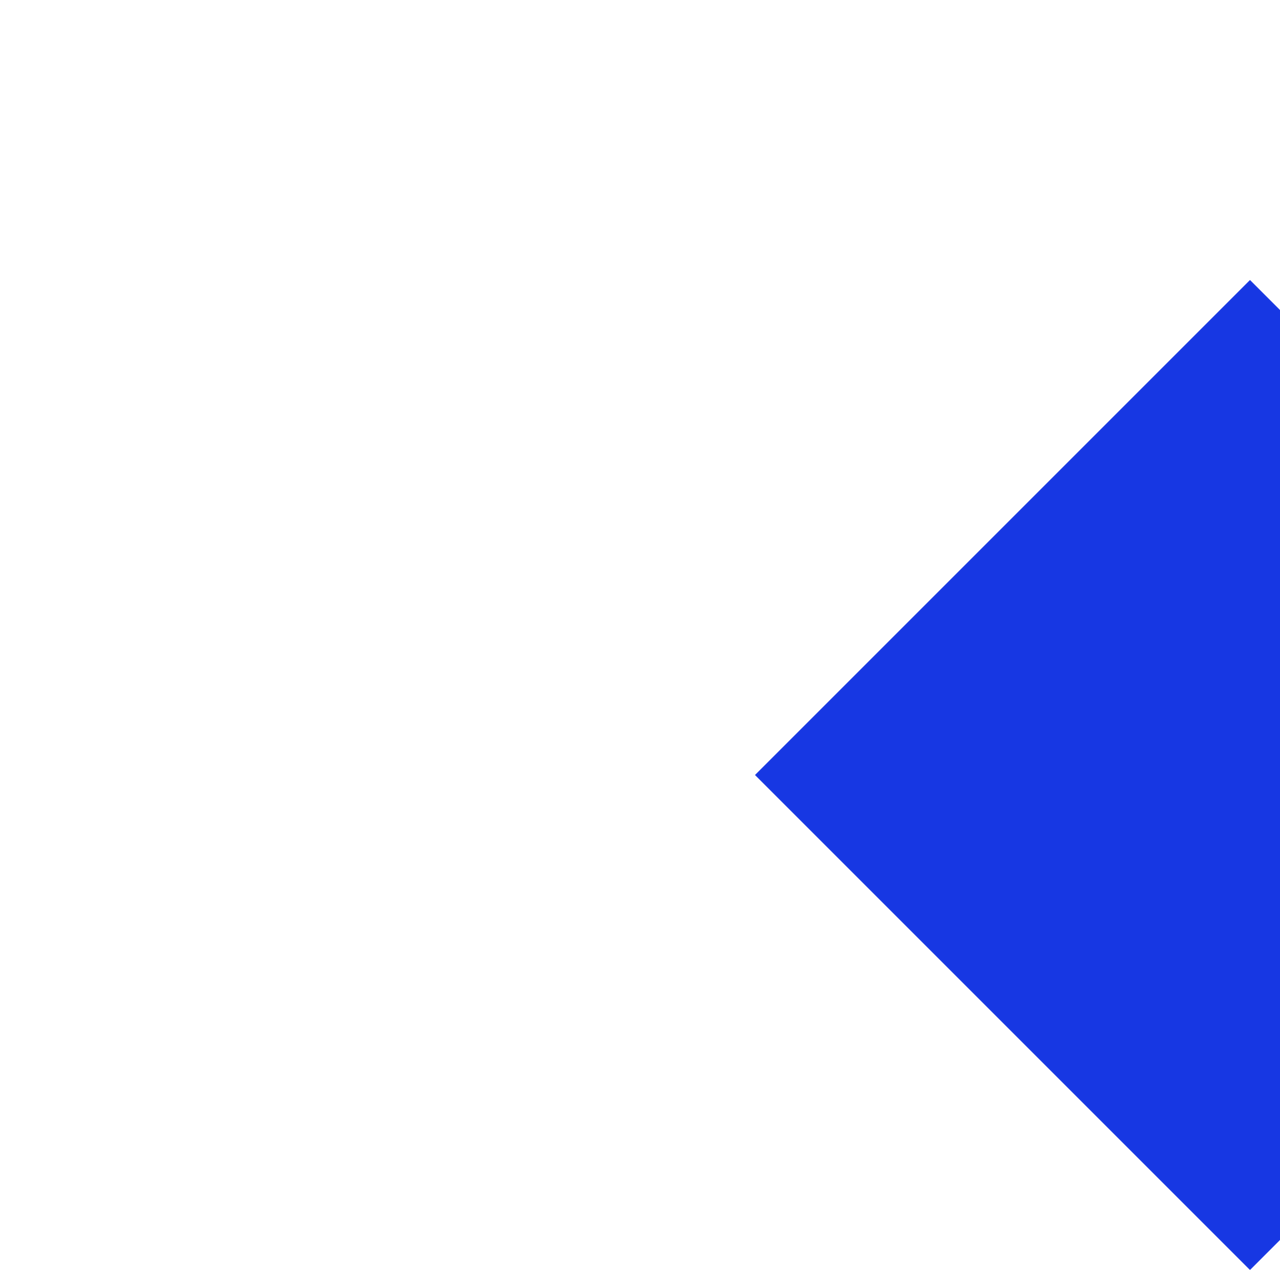
<file: index.html>
<!DOCTYPE html>
<html lang="en">
<head>
    <meta charset="UTF-8">
    <meta name="viewport" content="width=device-width, initial-scale=1.0">
    <title>Shop</title>
    <link href='https://unpkg.com/boxicons@2.1.4/css/boxicons.min.css' rel='stylesheet'>
    <link href="https://fonts.googleapis.com/css2?family=Poppins:wght@200&family=Press+Start+2P&display=swap" rel="stylesheet">
    <link rel="stylesheet" href="style.css">
</head>
<body>
    <header class="header">
        <h1 class="logo">AK Shop</h1>

        <nav class="navbar">
            <a href="index.html">Main</a>
            <a href="shop.html">Shop</a>
            <a href="contact.html">Contact</a>
        </nav>

                <div class="discord">
            <a target="_blank" href="discord.html"><i class='bx bxl-discord-alt'></i></a>
        </div>

    </header>

    <section class="home">

        <div class="home-content">
            <h1>AK Shop</h1>
            <h3>The Cheapest Online Shop</h3>
            <p>
                Welcome to AK Shop, your go-to online store for chips, drinks, and candy at great prices. Discover a wide selection of delicious treats and satisfy your cravings with just a few clicks. Shop now and enjoy convenient and secure shopping with us!</p>
                <a href="shop.html" class="btn">Shop Now</a>
        </div>

        <div class="square"></div>

    </section>


</body>

</html>
</file>
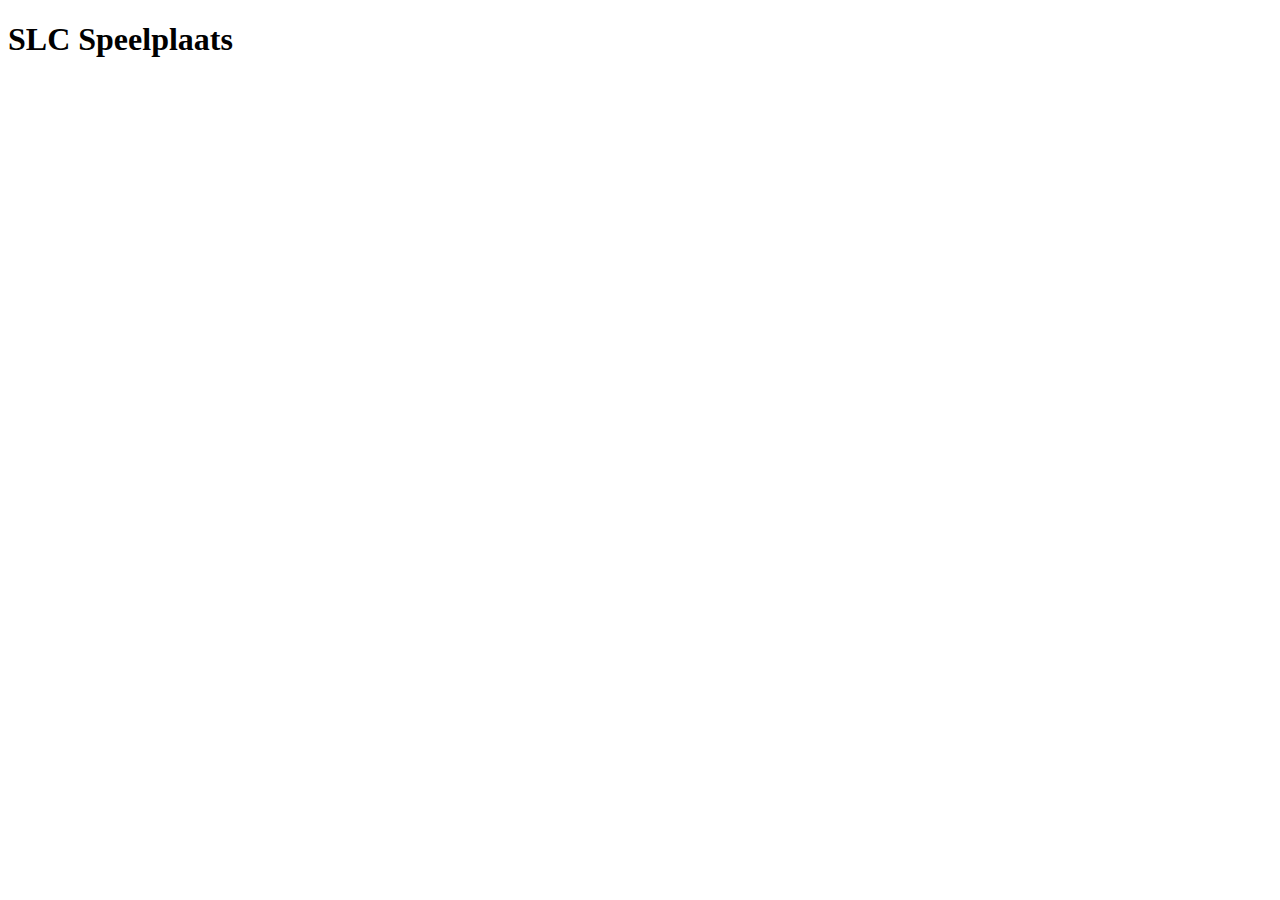
<file: contact.html>
<!DOCTYPE html>
<html lang="en">
<head>
    <meta charset="UTF-8">
    <meta name="viewport" content="width=device-width, initial-scale=1.0">
    <title>Document</title>
</head>
<body>
    <h1>SLC Speelplaats</h1>
</body>
</html>
</file>
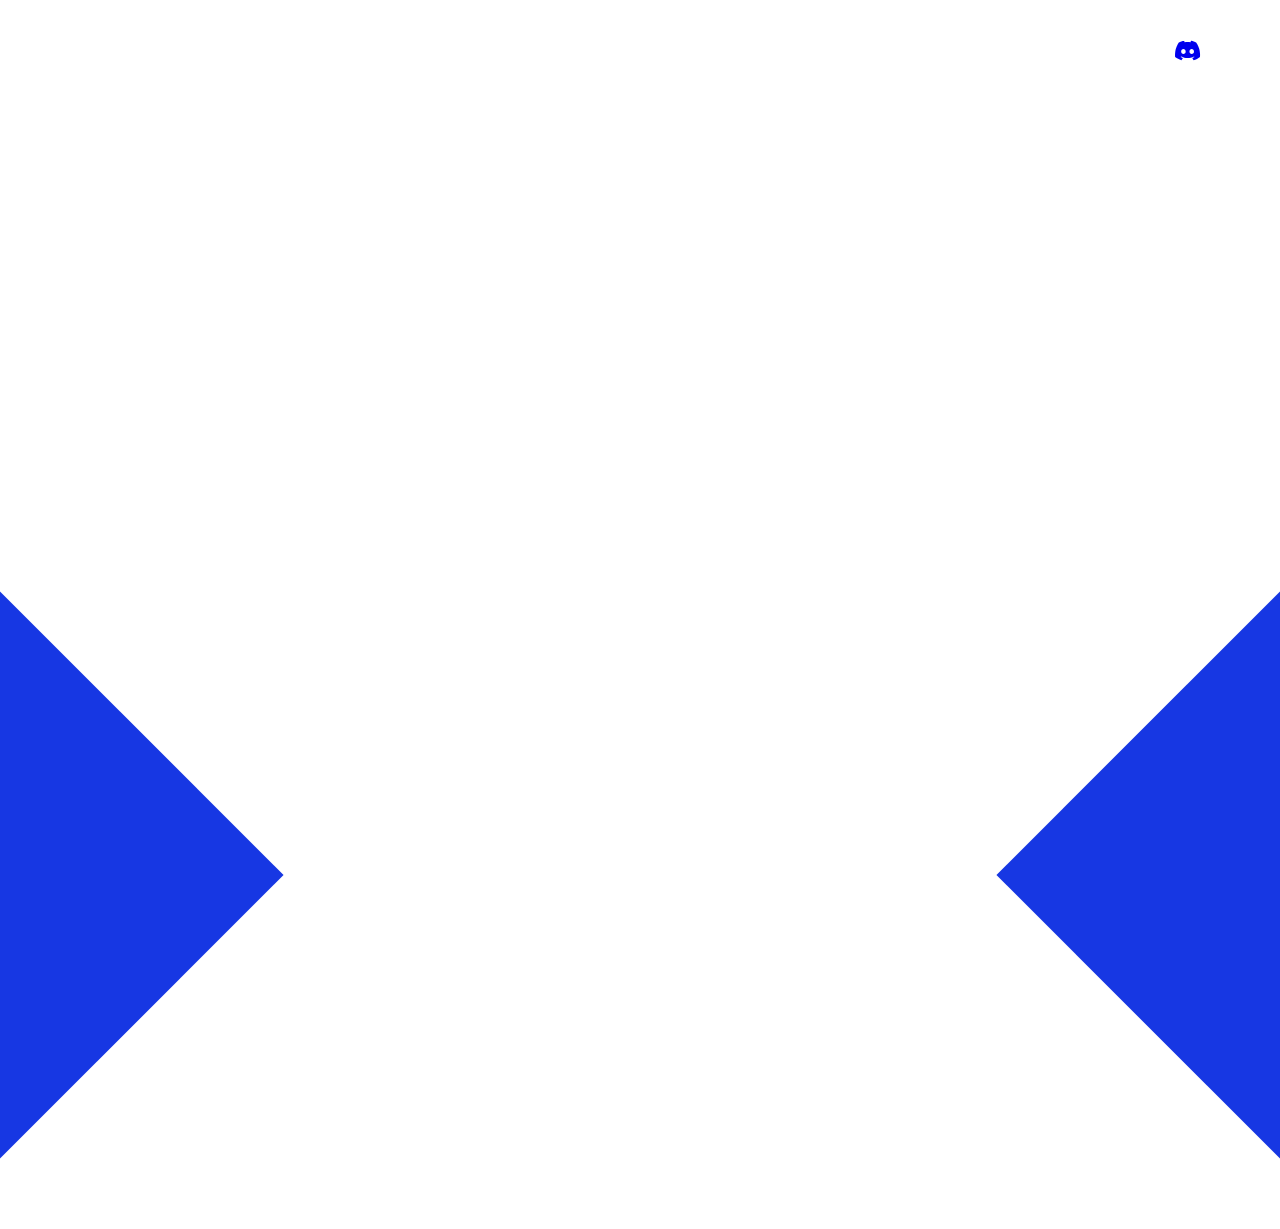
<file: shop.html>
<!DOCTYPE html>
<html lang="en">
<head>
    <meta charset="UTF-8">
    <meta name="viewport" content="width=device-width, initial-scale=1.0">
    <title>Shopping</title>
    <link rel="stylesheet" href="shop.css">
    <link href="https://fonts.googleapis.com/css2?family=Poppins:wght@200&family=Press+Start+2P&display=swap" rel="stylesheet">
    <link href='https://unpkg.com/boxicons@2.1.4/css/boxicons.min.css' rel='stylesheet'>
</head>
<body>
    <header class="header">
        <h1 class="logo">AK Shop</h1>

        <nav class="navbar">
            <a href="index.html">Main</a>
            <a href="shop.html">Shop</a>
            <a href="contact.html">Contact</a>
        </nav>

                <div class="discord">
            <a target="_blank" href="discord.html"><i class='bx bxl-discord-alt'></i></a>
        </div>

    </header>



    <div class="flexbox-container">

        <a style="text-decoration: none;" href="">
            <div class="flexbox-item flexbox-item-1">
                <h1>Chips</h1>
            </div>
            <div class="flexbox-item flexbox-item-2">
                <h1>Candy</h1>
            </div>
            <div class="flexbox-item flexbox-item-3">
                <h1>Drinks</h1>
            </div>
        </a>
    </div>

    <div class="square"></div>

    <div class="sqaure1"></div>

</body>
</html
</file>
<file: style.css>
body{
    background-color: white;
    overflow-y: hidden; /* Hide vertical scrollbar */
    overflow-x: hidden; /* Hide horizontal scrollbar */
}

*{
    padding: 0;
    margin: 0;
    box-sizing: border-box;
    font-family: 'Poppins', sans-serif;
}



.header{
    position: fixed;
    top: 0;
    left: 0;
    width: 100%;
    background: transparent;
    padding: 30px 6%;
    display: flex;
    justify-content: space-between;
    align-items: center;
    text-align: center;
}

.logo{
    font-size: 30px;
    color: black;
    font-weight: 700;
    opacity: 0;
    animation: slideRight 1s ease forwards;
}

.navbar a{
    display: inline-block;
    text-decoration: none;
    color: black;
    font-weight: 600;
    font-size: 25px;
    cursor: pointer;
    padding: 0px 40px;
    transition: 0.2s;
    opacity: 0;
    animation: slideTop 1s ease forwards;
    animation-delay: calc(.2s * var(--i));
}

.navbar a:hover{
    color: #1737e3;
}

.discord i{
    font-size: 30px;
}

.home{
    width: 100%;
    height: 100vh;
    display: flex;
    align-items: center;
    padding: 50px 12% 0;
}

.home-content{
    max-width: 700px;
    font-weight: 600;
}

.home-content h1{
    font-size: 50px;
    line-height: 2;
    font-weight: 900 bolder;
    opacity: 0;
    animation: slideBottom 1s ease forwards;
    animation-delay: 0.2s;
}

.home-content h3{
    font-size: 30px;
    color: #1737e3;
    font-weight: 750;
    opacity: 0;
    animation: slideRight 1s ease forwards;
    animation-delay: 0.2s;
}

.home-content p{
    font-size: 18px;
    margin: 15px 0 30px;
    opacity: 0;
    animation: slideLeft 1s ease forwards;
    animation-delay: 0.3s;
}

.discord i{
    opacity: 0;
    animation: slideLeft 1s ease forwards;
    animation-delay: 0.3s;
}

.btn{
    display: inline-block;
    padding: 10px 28px;
    background: #1737e3;
    border: 1px solid #1737e3;
    border-radius: 6px;
    box-shadow: 0 0 10px rgba(0, 0, 0, .1);
    font-size: 16px;
    color: white;
    letter-spacing: 1px;
    text-decoration: none;
    font-weight: 600;
    opacity: 0;
    animation: slideLeft 1s ease forwards;
    animation-delay: 0.3s;   
    transition: 0.3s;
}

.btn:hover{
    background: white;
    color: black;
    border: 1px solid black;
}

.home .square{
    position: absolute;
    bottom: -25%;
    right: -25%;
    width: 700px;
    height: 700px;
    background: #1737e3;
    transform: rotate(45deg);
}

@keyframes slideRight{
    0%{
        transform: translateX(-100px);
        opacity: 0;
    }

    100%{
        transform: translateX(0);
        opacity: 1;
    }
}

@keyframes slideTop{
    0%{
        transform: translateY(-100px);
        opacity: 0;
    }

    100%{
        transform: translateY(0);
        opacity: 1;
    }
}

@keyframes slideBottom{
    0%{
        transform: translateY(-100px);
        opacity: 0;
    }

    100%{
        transform: translateY(0);
        opacity: 1;
    }
}

@keyframes slideLeft{
    0%{
        transform: translateX(100px);
        opacity: 0;
    }

    100%{
        transform: translateX(0);
        opacity: 1;
    }
}
</file>
<file: shop.css>
body{
    background-color: white;
    overflow-y: hidden; /* Hide vertical scrollbar */
    overflow-x: hidden; /* Hide horizontal scrollbar */
}

*{
    padding: 0;
    margin: 0;
    box-sizing: border-box;
    font-family: 'Poppins', sans-serif;
}

.header{
    position: fixed;
    top: 0;
    left: 0;
    width: 100%;
    background: transparent;
    padding: 30px 6%;
    display: flex;
    justify-content: space-between;
    align-items: center;
    text-align: center;
}

.logo{
    font-size: 30px;
    color: black;
    font-weight: 700;
    opacity: 0;
    animation: slideRight 1s ease forwards;
}

.navbar a{
    display: inline-block;
    text-decoration: none;
    color: black;
    font-weight: 600;
    font-size: 25px;
    cursor: pointer;
    padding: 0px 40px;
    transition: 0.2s;
    opacity: 0;
    animation: slideTop 1s ease forwards;
    animation-delay: calc(.2s * var(--i));
}

.navbar a:hover{
    color: #1737e3;
}

.discord i{
    font-size: 30px;
}


.flexbox-container a{
    display: flex;
    justify-content: space-around;
}
.flexbox-container{
    transform: translateY(100px);
}

.flexbox-item-1{
    width: 300px;
    height: 300px;
    background: url(chips.png) no-repeat;
    background-position: center;
    margin-top: 100px;
    background-position-y: 65px;
    background-size: 210px;
    border: 2px solid black;
    transition: 0.2s;
    border-radius: 10px;
    transition: 0.3s;
    opacity: 0;
    animation: slideBottom 1s ease forwards;
    animation-delay: 0.2s;
}

.flexbox-item-1 h1{
    text-align: center;
    color: black;
}

.flexbox-item-1:hover{
    font-size: 13px;
    background-size: 240px;
    background-position-y: 50px;
}


.flexbox-item-1:hover{
    border: 2px solid #1737e3;
    color: #1737e3;
}

.flexbox-item-2{
    width: 300px;
    height: 300px;
    background: url(snoep.png) no-repeat;
    background-position: center;
    margin-top: 100px;
    background-position-y: 85px;
    background-size: 220px;
    border: 2px solid black;
    transition: 0.2s;
    border-radius: 10px;
    transition: 0.3s;
    opacity: 0;
    animation: slideBottom 1s ease forwards;
    animation-delay: 0.2s;
}

.flexbox-item-2 h1{
    text-align: center;
    color: black;
}

.flexbox-item-2:hover{
    font-size: 13px;
    background-size: 240px;
    background-position-y: 65px;
}

.flexbox-item-2:hover{
    border: 2px solid #1737e3;
}

.flexbox-item-3{
    width: 300px;
    height: 300px;
    background: url(drink.png) no-repeat;
    background-position: center;
    margin-top: 100px;
    background-position-y: 85px;
    background-size: 220px;
    border: 2px solid black;
    transition: 0.2s;
    border-radius: 10px;
    transition: 0.3s;
    opacity: 0;
    animation: slideBottom 1s ease forwards;
    animation-delay: 0.2s;
}

.flexbox-item-3 h1{
    text-align: center;
    color: black;
}

.flexbox-item-3:hover{
    font-size: 13px;
    background-size: 240px;
    background-position-y: 65px;
}


.flexbox-item-3:hover{
    border: 2px solid #1737e3;
}

.square{
    position: absolute;
    bottom: -25%;
    right: -25%;
    width: 500px;
    height: 500px;
    background: #1737e3;
    transform: rotate(45deg);
}

.sqaure1{
    position: absolute;
    bottom: -25%;
    left: -25%;
    width: 500px;
    height: 500px;
    background: #1737e3;
    transform: rotate(45deg);
}

.foodnames .navbar{
    display: flex;
    justify-content: space-around;
}


@keyframes slideRight{
    0%{
        transform: translateX(-100px);
        opacity: 0;
    }

    100%{
        transform: translateX(0);
        opacity: 1;
    }
}

@keyframes slideTop{
    0%{
        transform: translateY(-100px);
        opacity: 0;
    }

    100%{
        transform: translateY(0);
        opacity: 1;
    }
}

@keyframes slideBottom{
    0%{
        transform: translateY(-100px);
        opacity: 0;
    }

    100%{
        transform: translateY(0);
        opacity: 1;
    }
}

@keyframes slideLeft{
    0%{
        transform: translateX(100px);
        opacity: 0;
    }

    100%{
        transform: translateX(0);
        opacity: 1;
    }
}
</file>
